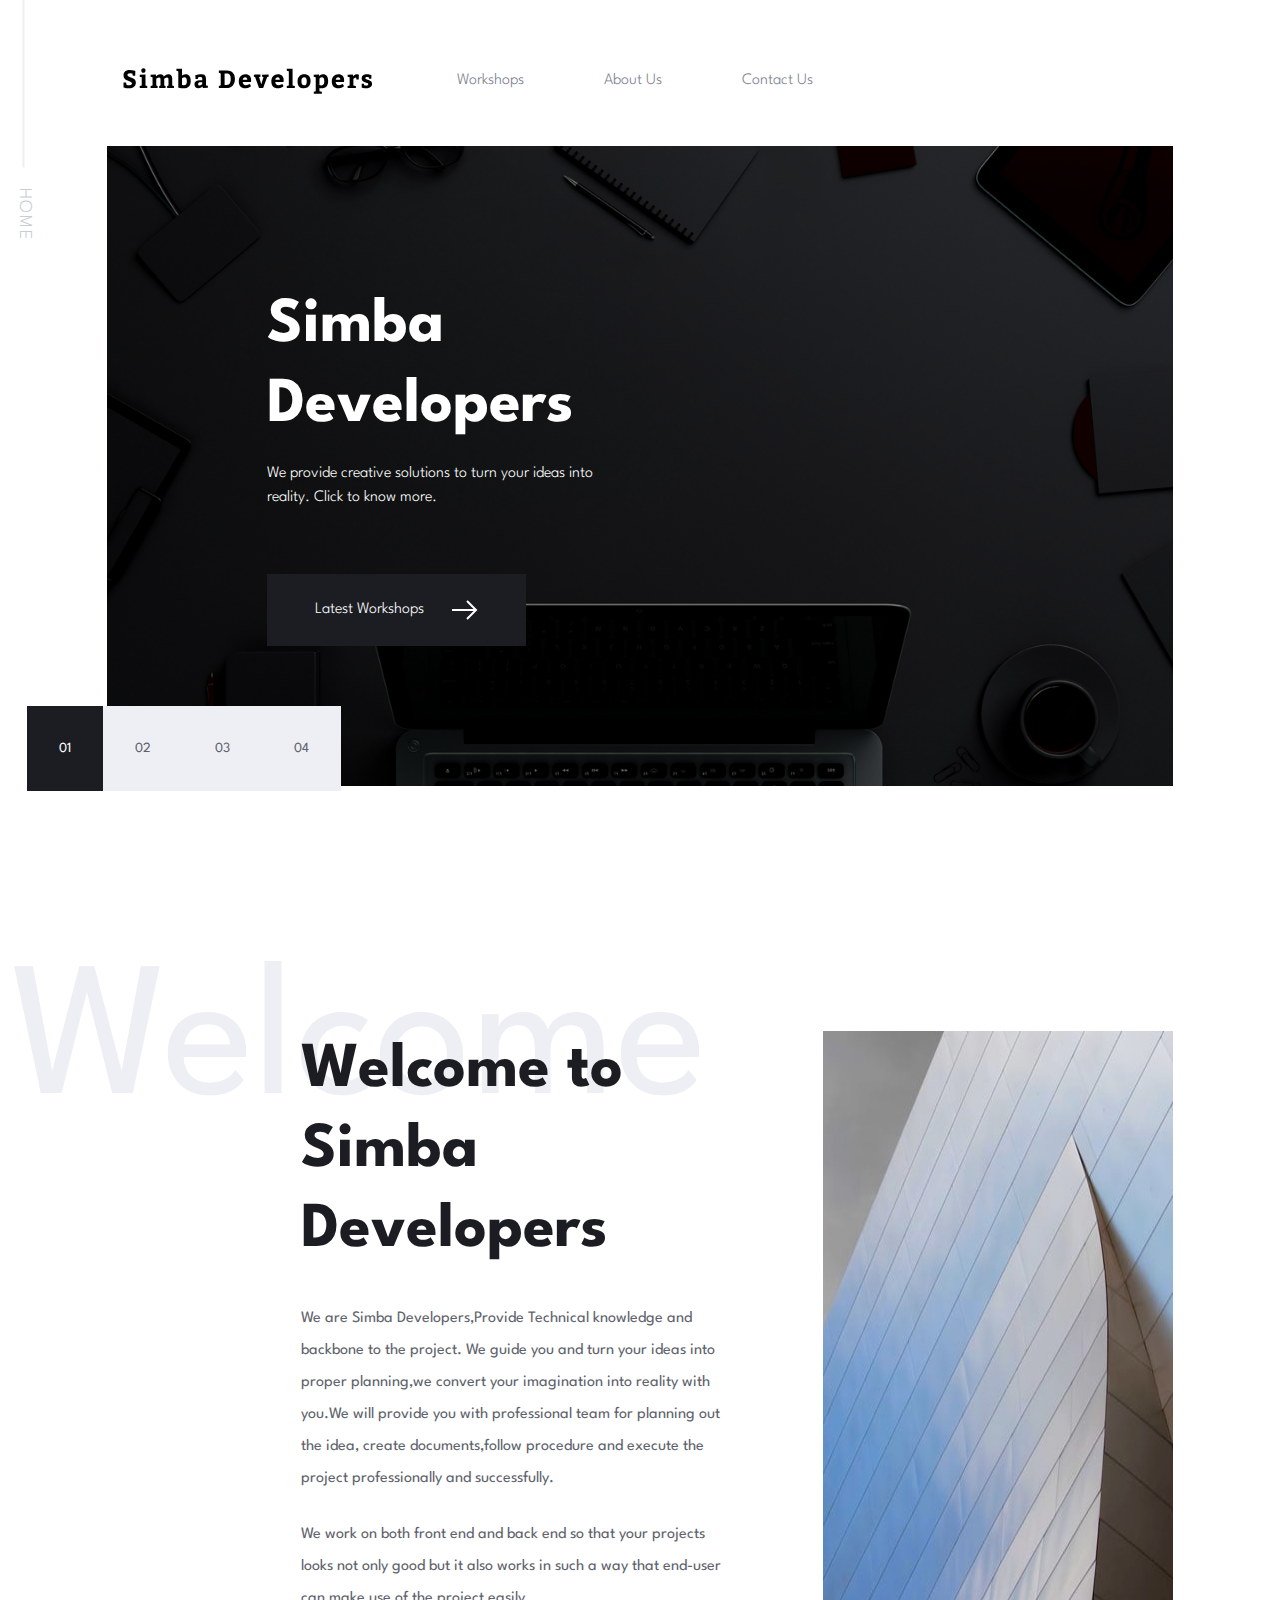
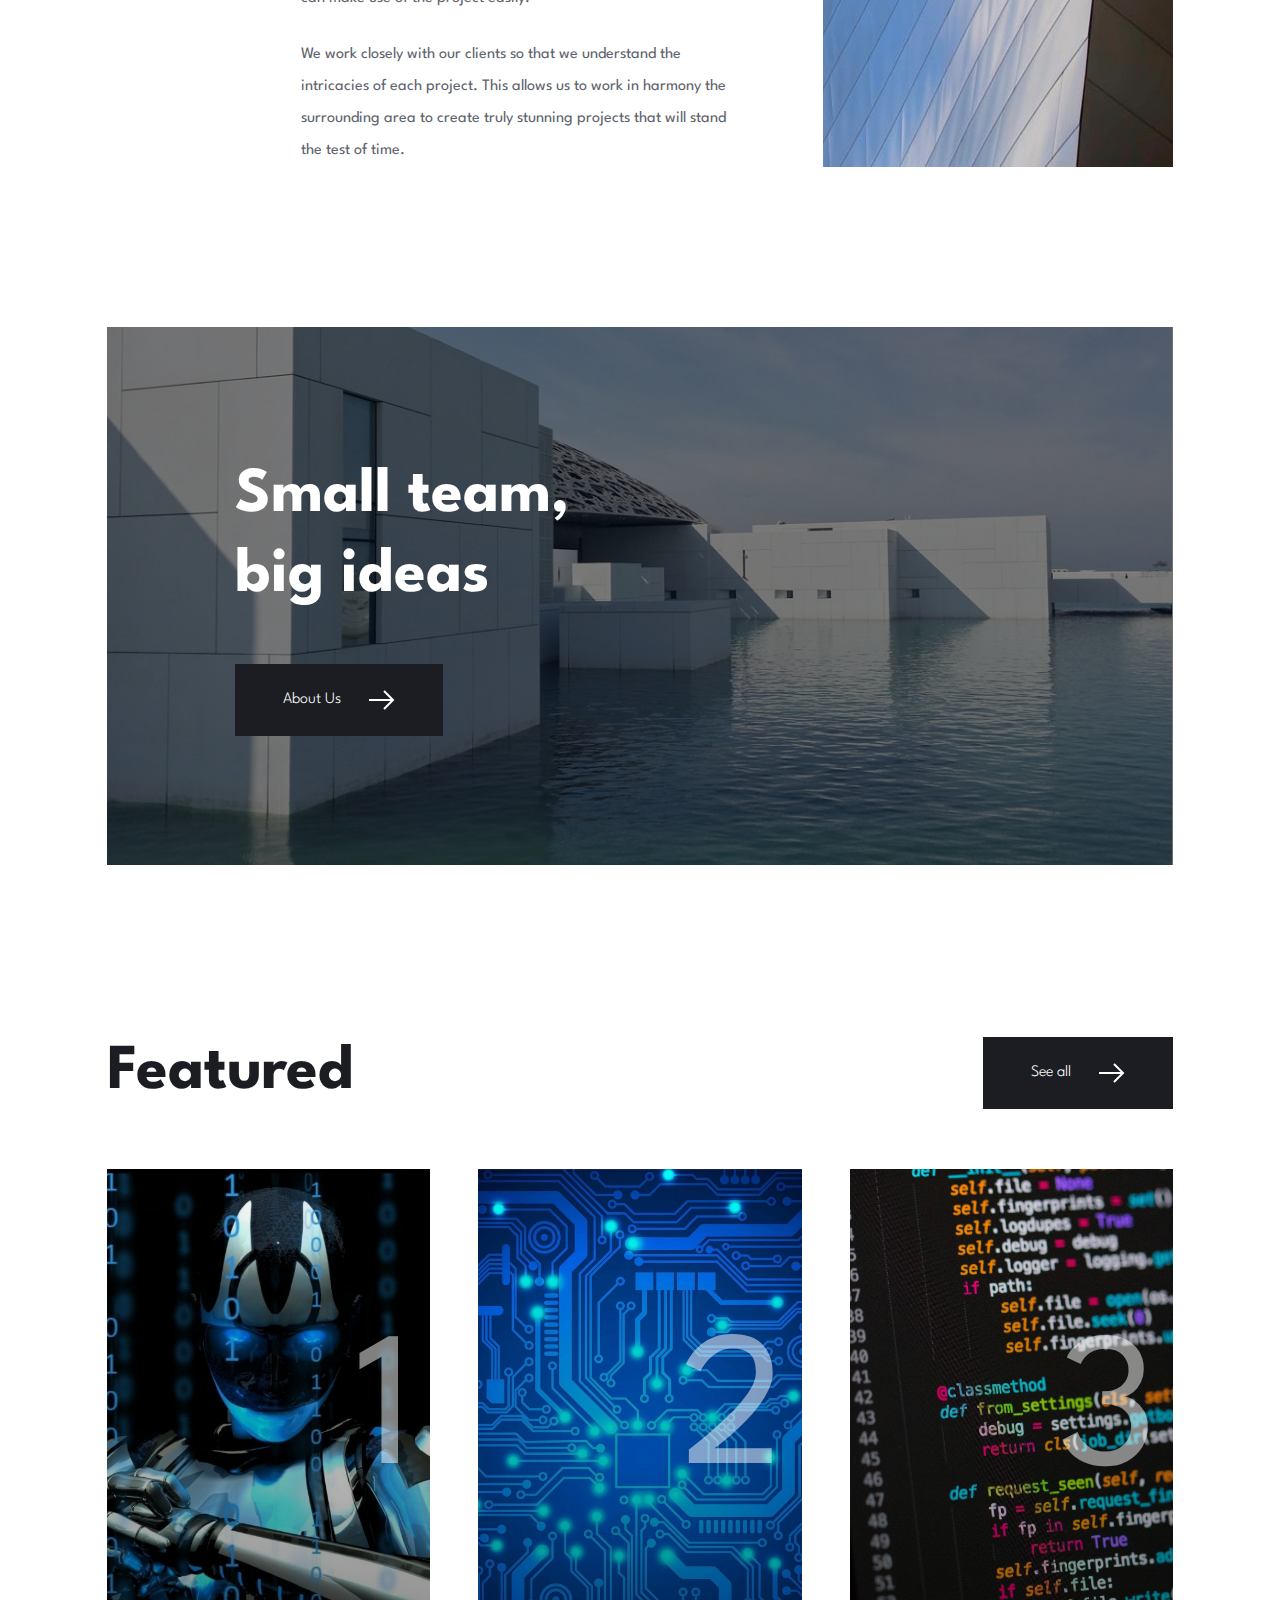
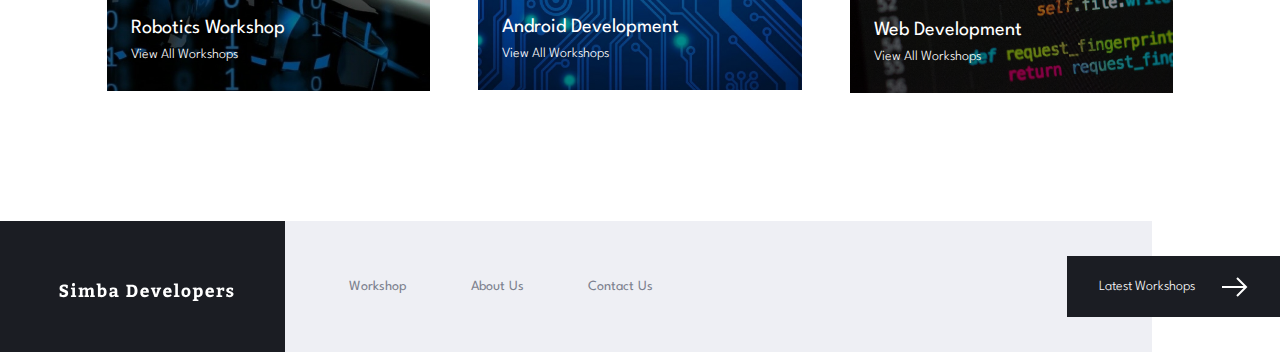
<file: index.html>
<!DOCTYPE html>
<html lang="en">
<head>
  <meta charset="UTF-8">
  <meta name="viewport" content="width=device-width, initial-scale=1.0">
  <link href="https://fonts.googleapis.com/css2?family=Spartan:wght@300;500;700&display=swap" rel="stylesheet">
  <link rel="stylesheet" href="css/style.css">
  <script src="js/mobile-menu.js" defer></script>

  <title>Simba Developers</title>
</head>
<body>
  <div class="container mx-auto relative font-main overflow-hidden">
    <p class="hidden md:flex origin-left transform rotate-90 translate-x-6 md:text-sm lg:text-lg lg:-translate-x-0 -translate-y-24 items-center absolute uppercase text-light-grey font-light tracking-widest page-ref">Home</p>
    <nav class="relative px-12 md:px-0 md:w-10/12 mx-auto flex items-center py-12">
      <a name="top" class="mr-auto md:mr-20" href="index.html"><span class="hidden">Home</span><img src="assets/download.svg" alt="company-logo"></a>
      <ul class="hidden md:flex transform translate-y-2">
        <li class="mr-12 lg:mr-20 font-light text-medium-grey"><a href="">Workshops</a></li>
        <li class="mr-12 lg:mr-20 font-light text-medium-grey"><a href="about.html">About Us</a></li>
        <li class="font-light text-medium-grey"><a href="contact.html">Contact Us</a></li>
      </ul>
      <button id="menu" class="md:hidden focus:outline-none relative"><img src="assets/icons/icon-hamburger.svg" alt="menu-icon"><img class="hidden" src="assets/icons/icon-close.svg" alt="close-icon"></button>
    </nav>
    <div id="mobile-menu" class="md:hidden absolute w-11/12 top-136px right-0 bg-very-light-grey z-30 py-12 px-12 transform translate-x-full transition-transform duration-500">
      <ul>
        <li class="mb-12"><a href="">Workshops</a></li>
        <li class="mb-12"><a href="about.html">About Us</a></li>
        <li><a href="contact.html">Contact Us</a></li>
      </ul>
    </div>

    <main>
      <section class="mb-40 md:w-10/12 md:mx-auto over">

          <div id="carrousel" class="relative overflow-hidden">
            <div class="relative z-10 transition-opacity" data-galleryElement='01'>
              <picture>
                <source media="(min-width:960px)" srcset="assets/home/desktop/backg.jpg">
                <source media="(min-width:760px)" srcset="assets/home/tablet/backg.jpg">
                <img class="w-full object-cover"  src="assets/home/mobile/backg.jpg" alt="simba">
              </picture>

              <div class="absolute inset-0 bg-black opacity-50"></div>

              <div class="absolute z-10 top-1/2 ml-8 md:ml-16 lg:ml-40 text-white transform -translate-y-1/2">
                <h2 class="text-5xl md:text-6xl w-2/6 md:w-4/5 lg:w-2/3 leading-tight mb-4 font-bold">Simba Developers</h2>

                <p class="w-10/12 md:w-4/5 lg:w-2/3 font-light">We provide creative solutions to turn your ideas into reality. Click to know more.</p>

                <a class="inline-block bg-very-dark-blue px-12 py-6 mt-16 font-light hover:bg-medium-grey transition-colors duration-200" href="">Latest Workshops <img class="ml-6 inline" src="assets/icons/icon-arrow.svg" alt="arrow icon"></a>
              </div>
            </div>
            <div class="absolute inset-0 z-0 opacity-0 transition-opacity" data-galleryElement='02'>
              <picture>
                <source media="(min-width:960px)" srcset="assets/home/desktop/Robotics.jpg">
                <source media="(min-width:760px)" srcset="assets/home/tablet/Robotics.jpg">
                <img class="w-full object-cover"  src="assets/home/mobile/Robotics.jpg" alt="Robotics">
              </picture>

              <div class="absolute inset-0 bg-black opacity-50"></div>

              <div class="absolute z-10 top-1/2 ml-8 md:ml-16 lg:ml-40 text-white transform -translate-y-1/2">
                <h2 class="text-5xl md:text-6xl w-2/6 md:w-4/5 lg:w-2/3 leading-tight mb-4 font-bold">Robotics Workshop</h2>

                <p class="w-10/12 md:w-4/5 lg:w-2/3 font-light">We provide robotics training for young engineers of the world ,from class 6th to 12th with very easy to learn course.For After-course support,we provide each and every student with digital copies of the study material.Along with Give-away kit,We provide Certification and pen drives to every student.Click the link to find out more about the course.</p>

                <a class="inline-block bg-very-dark-blue px-12 py-6 mt-16 font-light hover:bg-medium-grey transition-colors duration-200" href="">For More Details <img class="ml-6 inline" src="assets/icons/icon-arrow.svg" alt="arrow icon"></a>
              </div>
            </div>
            <div class="absolute inset-0 z-0 transition-opacity" data-galleryElement='03'>
              <picture>
                <source media="(min-width:960px)" srcset="assets/home/desktop/image-hero-federal.jpg">
                <source media="(min-width:760px)" srcset="assets/home/tablet/image-hero-federal.jpg">
                <img class="w-full object-cover"  src="assets/home/mobile/image-hero-federal.jpg" alt="Android Developer">
              </picture>

              <div class="absolute inset-0 bg-black opacity-50"></div>

              <div class="absolute z-10 top-1/2 ml-8 md:ml-16 lg:ml-40 text-white transform -translate-y-1/2">
                <h2 class="text-5xl md:text-6xl w-2/6 md:w-4/5 lg:w-2/3 leading-tight mb-4 font-bold">MIT Android Developer</h2>

                <p class="w-10/12 md:w-4/5 lg:w-2/3 font-light">To get simple knowledge about android development, we use MIT Android Inventor,which is useful for beginners,to boost their confidence and help them get started with the logical explanation in more interactive way.Click the link to find our more about the course. (Age Group:12-18 years old)</p>

                <a class="inline-block bg-very-dark-blue px-12 py-6 mt-16 font-light hover:bg-medium-grey transition-colors duration-200" href="">For More Detils <img class="ml-6 inline" src="assets/icons/icon-arrow.svg" alt="arrow icon"></a>
              </div>
            </div>
            <div class="absolute inset-0 z-0 transition-opacity" data-galleryElement='04'>
              <picture>
                <source media="(min-width:960px)" srcset="assets/home/desktop/image-hero-trinity.jpg">
                <source media="(min-width:760px)" srcset="assets/home/tablet/image-hero-trinity.jpg">
                <img class="w-full object-cover"  src="assets/home/mobile/image-hero-trinity.jpg" alt="acknowlegde">
              </picture>

              <div class="absolute inset-0 bg-black opacity-50"></div>

              <div class="absolute z-10 top-1/2 ml-8 md:ml-16 lg:ml-40 text-white transform -translate-y-1/2">
                <h2 class="text-5xl md:text-6xl w-2/6 md:w-4/5 lg:w-2/3 leading-tight mb-4 font-bold">ACKNOWLEDGEMENT</h2>

                <p class="w-10/12 md:w-4/5 lg:w-2/3 font-light">Here are some of the firms we would like to acknowlegde.</p>

                <a class="inline-block bg-very-dark-blue px-12 py-6 mt-16 font-light hover:bg-medium-grey transition-colors duration-200" href="">For More Details <img class="ml-6 inline" src="assets/icons/icon-arrow.svg" alt="arrow icon"></a>
              </div>
            </div>
          </div>

        <ul id="carrousel-controls" class="hidden lg:flex transform -translate-x-20 -translate-y-20 relative z-30">
          <li><button class="bg-very-dark-blue p-8 text-sm text-white focus:outline-none">01</button></li>
          <li><button class="bg-very-light-grey p-8 text-sm text-dark-grey focus:outline-none">02</button></li>
          <li><button class="bg-very-light-grey p-8 text-sm text-dark-grey focus:outline-none">03</button></li>
          <li><button class="bg-very-light-grey p-8 text-sm text-dark-grey focus:outline-none">04</button></li>
        </ul>

      </section>

      <section class="relative mb-40 w-10/12 mx-auto">
        <span class="hidden md:inline-block absolute mt-12 lg:mt-0 lg:-ml-24 md:text-12xl lg:text-18xl text-very-light-grey z-0 transform -translate-y-32">Welcome</span>

        <div class="flex relative z-10">
          <div class="lg:w-2/5 md:mt-32 lg:mt-0 lg:ml-auto">
            <h2 class="text-5xl lg:text-6xl font-bold leading-normal lg:leading-tight mb-8 text-very-dark-blue">Welcome to Simba Developers</h2>

            <p class="mb-6 text-dark-grey leading-loose text-md">We are Simba Developers,Provide Technical knowledge and backbone to the project. We guide you and turn your ideas into proper planning,we convert your imagination into reality with you.We will provide you with professional team for planning out the idea, create documents,follow procedure and execute the project professionally and successfully.</p>

            <p class="mb-6 text-dark-grey leading-loose text-md">We work on both front end and back end so that your projects looks not only good but it also works in such a way that end-user can make use of the project easily.</p>

            <p class="text-dark-grey leading-loose text-md">We work closely with our clients so that we understand the intricacies of each
              project. This allows us to work in harmony the surrounding area to create truly
              stunning projects that will stand the test of time.</p>
          </div>
          <div class="hidden lg:block ml-24 relative z-10">
            <img class="h-full" src="assets/home/desktop/image-welcome.jpg" alt="welcome image">
          </div>
        </div>
      </section>

      <section class="mb-40 md:w-10/12 md:mx-auto">
        <div class="relative">
          <img class="h-full object-cover lg:w-full" src="assets/home/desktop/image-small-team.jpg" alt="about us image">

          <div class="absolute inset-0 bg-black opacity-50"></div>

          <div class="absolute z-10 top-1/2 ml-8 md:ml-16 lg:ml-32 text-white transform -translate-y-1/2">
            <h2 class="text-5xl lg:text-6xl md:w-3/5 leading-tight mb-4 font-bold">Small team, big ideas</h2>

            <a class="inline-block bg-very-dark-blue px-12 py-6 mt-8 font-light hover:bg-medium-grey transition-colors duration-200" href="about.html">About Us <img class="ml-6 inline" src="assets/icons/icon-arrow.svg" alt="arrow icon"></a>
          </div>
        </div>
      </section>

      <section class="mb-32  w-10/12 mx-auto">
        <div class="flex items-center justify-between mb-12">
          <h2 class="text-5xl lg:text-6xl font-bold text-very-dark-blue">Featured</h2>
          <a class="hidden md:inline-block bg-very-dark-blue px-12 py-6 font-light text-white hover:bg-medium-grey transition-colors duration-200" href="">See all <img class="ml-6 inline" src="assets/icons/icon-arrow.svg" alt="arrow icon"></a>
        </div>

        <div class="flex flex-col lg:flex-row justify-between">
          <div class="w-full h-64 lg:h-full relative">
            <img class="w-full object-cover h-full" src="assets/home/desktop/robotics1.jpg" alt="project del sol">
            <div class="absolute inset-0 bg-gradient-to-t from-black to-transparent opacity-50"></div>
            <div class="absolute inset-0 text-white">
              <p class="hidden md:block absolute text-18xl opacity-50 right-0 md:mr-4 lg:top-1/5">1</p>
              <div class="absolute bottom-0 ml-6 mb-6">
                <h3 class="text-xl">Robotics Workshop</h3>
                <a class="text-sm font-light" href="">View All Workshops</a>
              </div>
            </div>
          </div>

          <div class="w-full h-64 lg:h-full my-8 lg:my-0 lg:mx-12 relative">
            <img class="w-full object-cover h-full" src="assets/home/desktop/android.jpg" alt="android">
            <div class="absolute inset-0 bg-gradient-to-t from-black to-transparent opacity-50"></div>
            <div class="absolute inset-0 text-white">
              <p class="hidden md:block absolute text-18xl opacity-50 right-0 md:mr-4 lg:top-1/5">2</p>
              <div class="absolute bottom-0 ml-6 mb-6">
                <h3 class="text-xl">Android Development</h3>
                <a class="text-sm font-light" href="">View All Workshops</a>
              </div>
            </div>
          </div>

          <div class="w-full h-64 lg:h-full relative">
            <img class="w-full object-cover h-full" src="assets/home/desktop/web.jpg" alt="web">
            <div class="absolute inset-0 bg-gradient-to-t from-black to-transparent opacity-50"></div>
            <div class="absolute inset-0 text-white">
              <p class="hidden md:block absolute text-18xl opacity-50 right-0 md:mr-4 lg:top-1/5">3</p>
              <div class="absolute bottom-0 ml-6 mb-6">
                <h3 class="text-xl">Web Development</h3>
                <a class="text-sm font-light" href="">View All Workshops</a>
              </div>
            </div>
          </div>
        </div>
        <a class="block text-center bg-very-dark-blue px-12 py-6 mt-8 font-light text-white md:hidden hover:bg-medium-grey transition-colors duration-200" href="portfolio.html">See All<img class="ml-6 inline" src="assets/icons/icon-arrow.svg" alt="arrow icon"></a>
      </section>
    </main>

    <footer>
      <div class="flex flex-col md:flex-row items-center bg-footer">
        <a href="#top"><img class="bg-very-dark-blue p-12" src="assets/downloadwhite.svg" alt="company-logo"></a>
        <ul class="flex flex-col md:flex-row w-full self-stretch items-center">
          <li class="md:mx-8 lg:mx-16 my-8 md:my-0"><a class="text-medium-grey text-sm" href="">Workshop</a></li>
          <li class="md:mr-8 lg:mr-16 mb-8 md:my-0"><a class="text-medium-grey text-sm" href="about.html">About Us</a></li>
          <li class="mb-16 md:mb-0"><a class="text-medium-grey text-sm" href="contact.html">Contact Us</a></li>
          <li class="md:ml-auto mb-24 md:mb-0"><a class="bg-very-dark-blue text-white text-sm font-light px-8 py-8 md:py-4 lg:py-6 hover:bg-medium-grey transition-colors duration-200" href="">Latest Workshops <img class="ml-6 inline" src="assets/icons/icon-arrow.svg" alt="arrow icon"></a></li>
        </ul>
      </div>
    </footer>
  </div>

</body>
</html>
</file>
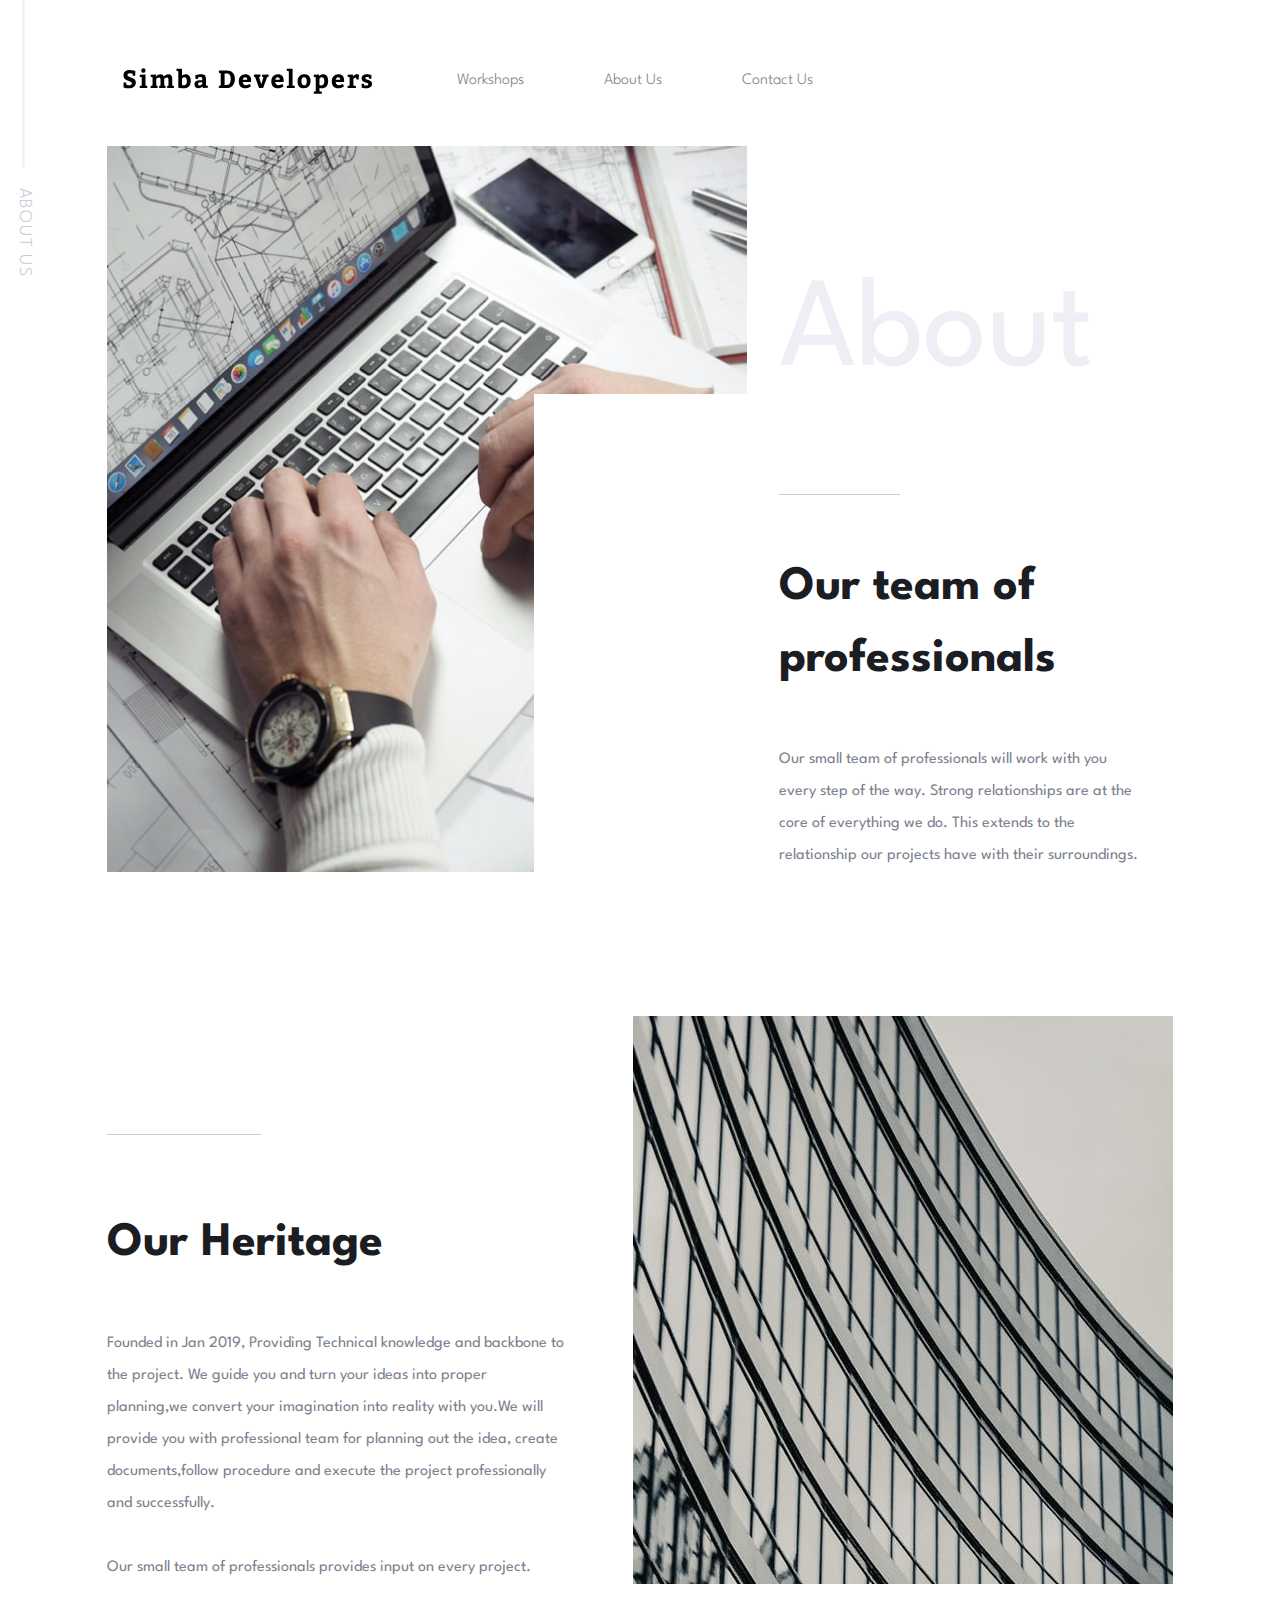
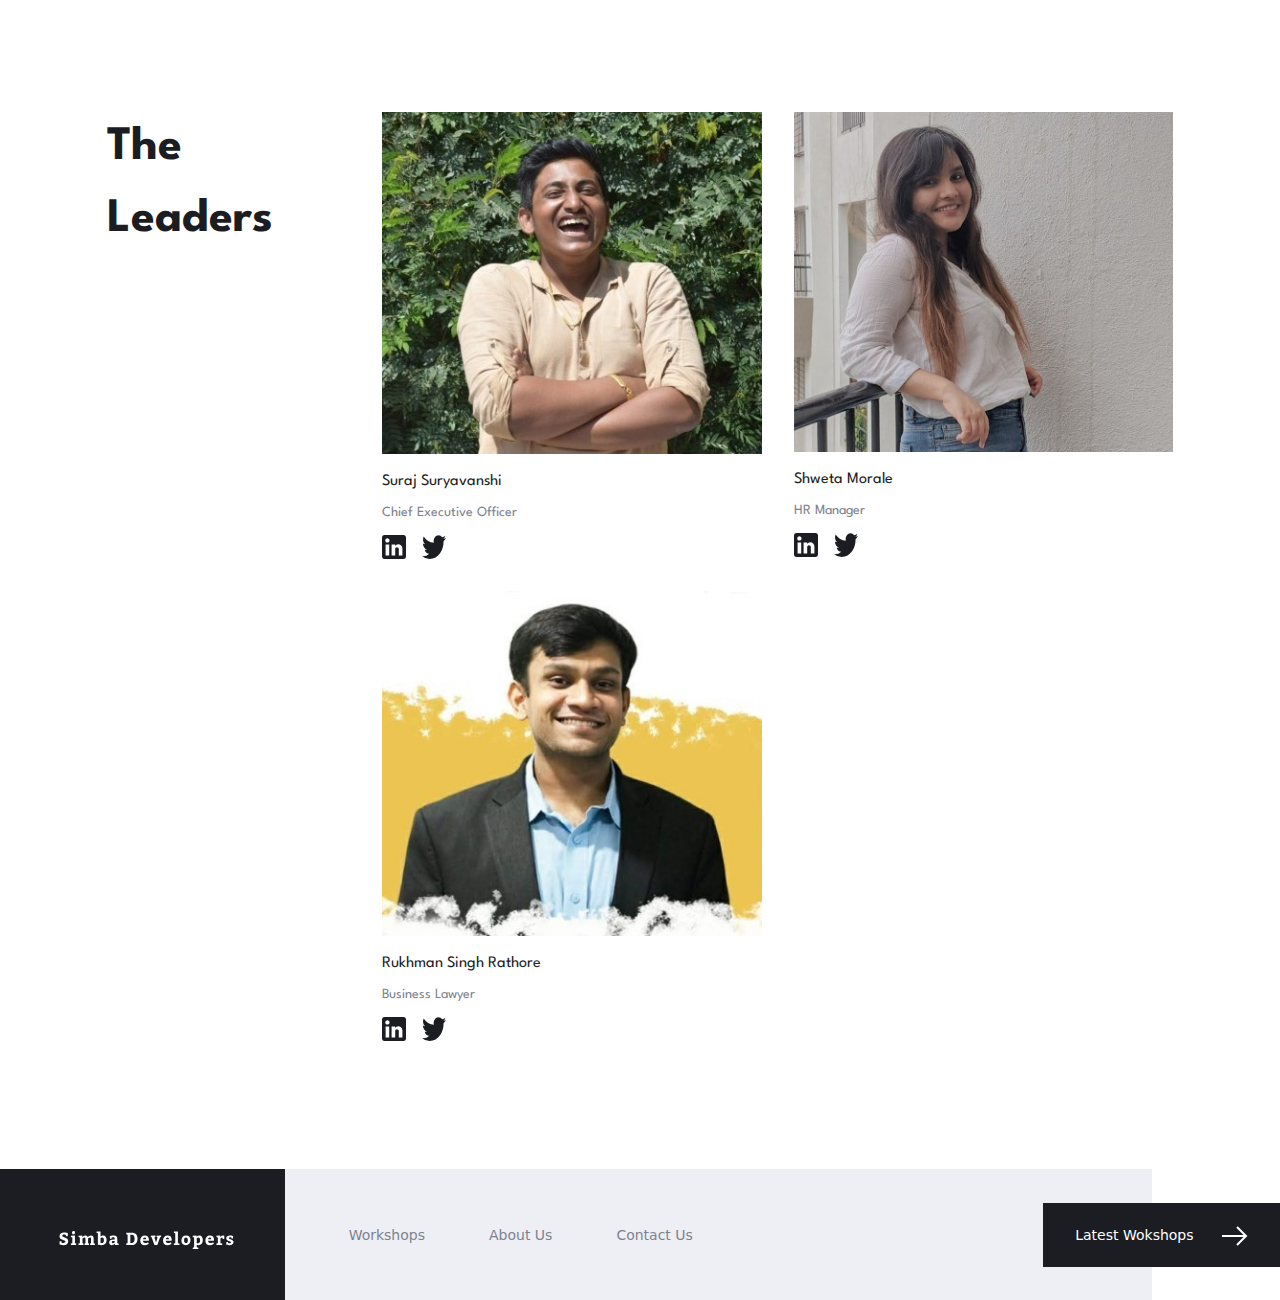
<file: about.html>
<!DOCTYPE html>
<html lang="en">

<head>
  <meta charset="UTF-8">
  <meta name="viewport" content="width=device-width, initial-scale=1.0">
  <link href="https://fonts.googleapis.com/css2?family=Spartan:wght@300;500;700&display=swap" rel="stylesheet">
  <link rel="stylesheet" href="css/style.css">
  <script src="js/mobile-menu.js" defer></script>
  <title>Simba developers</title>
</head>

<body>

  <div class="container mx-auto relative font-main overflow-hidden">
    <p class="hidden md:flex origin-left transform rotate-90 translate-x-6 md:text-sm lg:text-lg lg:-translate-x-0 -translate-y-24 items-center absolute uppercase text-light-grey font-light tracking-widest page-ref">About Us</p>
    <nav class="relative px-12 md:px-0 md:w-10/12 mx-auto flex items-center py-12">
      <a name="top" class="mr-auto md:mr-20" href="index.html"><span class="hidden">Home</span><img src="assets/download.svg" alt="company-logo"></a>
      <ul class="hidden md:flex transform translate-y-2">
        <li class="mr-12 lg:mr-20 font-light text-medium-grey"><a href="">Workshops</a></li>
        <li class="mr-12 lg:mr-20 font-light text-medium-grey"><a href="about.html">About Us</a></li>
        <li class="font-light text-medium-grey"><a href="contact.html">Contact Us</a></li>
      </ul>
      <button id="menu" class="md:hidden focus:outline-none relative"><img src="assets/icons/icon-hamburger.svg" alt="menu-icon"><img class="hidden" src="assets/icons/icon-close.svg" alt="close-icon"></button>
    </nav>
    <div id="mobile-menu" class="md:hidden absolute w-11/12 top-136px right-0 bg-very-light-grey z-30 py-12 px-12 transform translate-x-full transition-transform duration-500">
      <ul>
        <li class="mb-12"><a href="">Workshops</a></li>
        <li class="mb-12"><a href="about.html">About Us</a></li>
        <li><a href="contact.html">Contact Us</a></li>
      </ul>
    </div>
    <main class="mb-32">
      <div class="w-10/12 mx-auto relative flex flex-col mb-20">

        <div class="relative lg:w-3/5 mb-16">
          <picture>
            <source media="(min-width:960px)" srcset="assets/about/desktop/image-hero.jpg">
            <source media="(min-width:760px)" srcset="assets/about/tablet/image-hero.jpg">
            <img class="w-full object-cover" src="assets/about/mobile/image-hero.jpg" alt="about us image">
          </picture>
          <div class="absolute bg-white w-10/12 h-12 z-10 bottom-0 md:right-0 md:h-2/3 lg:w-1/3 lg:transform lg:translate-x-px lg:translate-y-px"></div>
        </div>

        <div class="md:absolute md:z-20 right-0 bottom-0 md:w-4/5 lg:w-2/5 md:transform md:-translate-y-16 md:px-8">
          <span class="hidden md:inline-block mt-12 md:mt-0 md:text-12xl text-very-light-grey z-0 transform md:-translate-y-16">About</span>
          <span class="hidden md:inline-block bg-light-grey w-1/3 h-px md:mb-12"></span>
          <h1 class="mb-12 text-5xl  font-bold text-very-dark-blue">
            Our team of professionals
          </h1>

          <p class="text-medium-grey leading-loose mb-12 md:mb-0">
            Our small team of professionals will work with you every step of the way.
            Strong relationships are at the core of everything we do. This extends to the
            relationship our projects have with their surroundings.
          </p>
          <span class="bg-light-grey inline-block w-1/3 h-px md:hidden"></span>
        </div>
      </div>

      <div class="w-10/12 mx-auto mb-32 lg:flex items-end">
        <div class="lg:mr-16">
          <span class="hidden bg-light-grey lg:inline-block w-1/3 h-px mb-16"></span>
          <h2 class="text-4xl md:text-5xl mb-12 font-bold text-very-dark-blue">
            Our Heritage
          </h2>

          <p class="text-medium-grey leading-loose mb-8">
            Founded in Jan 2019, Providing Technical knowledge and backbone to the project. We guide you and turn your ideas into proper planning,we convert your imagination into reality with you.We will provide you with professional team for planning out the idea, create documents,follow procedure and execute the project professionally and successfully.
          </p>

          <p class="text-medium-grey leading-loose">
            Our small team of professionals provides input on every project.
          </p>
        </div>

        <img class="hidden lg:block" src="assets/about/desktop/image-heritage.jpg" alt="our heritage image">
      </div>

      <div class="mx-auto w-10/12 lg:flex justify-between">
        <h2 class="text-4xl md:text-5xl md:mr-8 mb-12 font-bold text-very-dark-blue">
          The Leaders
        </h2>

        <div class="grid grid-cols-1 md:grid-cols-2 gap-8">
          <div class="flex flex-col">
            <img class="mb-4 object-cover" src="assets/about/desktop/0.jpg" alt="SS">
            <p class="text-very-dark-blue mb-2">
              Suraj Suryavanshi
            </p>
            <p class="text-medium-grey text-sm">
              Chief Executive Officer
            </p>
            <div class="flex mt-3">
              <img class="w-6 h-6 mr-4" src="assets/icons/icon-linkedin.svg" alt="linkedin icon">
              <img class="w-6 h-6" src="assets/icons/icon-twitter.svg" alt="twitter icon">
            </div>
          </div>
          <div class="flex flex-col">
            <img class="mb-4 object-cover" src="assets/about/desktop/hr.jpg" alt="SM">
            <p class="text-very-dark-blue mb-2">
              Shweta Morale
            </p>
            <p class="text-medium-grey text-sm">
              HR Manager
            </p>
            <div class="flex mt-3">
              <img class="w-6 h-6 mr-4" src="assets/icons/icon-linkedin.svg" alt="linkedin icon">
              <img class="w-6 h-6" src="assets/icons/icon-twitter.svg" alt="twitter icon">
            </div>
          </div>
          <div class="flex flex-col">
            <img class="mb-4 object-cover" src="assets/about/desktop/lawyer.jpg" alt="RSR">
            <p class="text-very-dark-blue mb-2">
              Rukhman Singh Rathore
            </p>
            <p class="text-medium-grey text-sm">
              Business Lawyer
            </p>
            <div class="flex mt-3">
              <img class="w-6 h-6 mr-4" src="assets/icons/icon-linkedin.svg" alt="linkedin icon">
              <img class="w-6 h-6" src="assets/icons/icon-twitter.svg" alt="twitter icon">
            </div>
          </div>

        </div>
      </div>
  </div>
  </main>

  <footer>
    <div class="flex flex-col md:flex-row items-center bg-footer">
      <a href="#top"><img class="bg-very-dark-blue p-12" src="assets/downloadwhite.svg" alt="company-logo"></a>
      <ul class="flex flex-col md:flex-row w-full self-stretch items-center">
        <li class="md:mx-8 lg:mx-16 my-8 md:my-0"><a class="text-medium-grey text-sm" href="">Workshops</a></li>
        <li class="md:mr-8 lg:mr-16 mb-8 md:my-0"><a class="text-medium-grey text-sm" href="about.html">About Us</a></li>
        <li class="mb-16 md:mb-0"><a class="text-medium-grey text-sm" href="contact.html">Contact Us</a></li>
        <li class="md:ml-auto mb-24 md:mb-0"><a class="bg-very-dark-blue text-white text-sm font-light px-8 py-8 md:py-4 lg:py-6 hover:bg-medium-grey transition-colors duration-200" href="">Latest Wokshops <img class="ml-6 inline"
              src="assets/icons/icon-arrow.svg" alt="arrow icon"></a></li>
      </ul>
    </div>
  </footer>
  </div>
</body>

</html>
</file>
<file: css/style.css>
html {
  line-height: 1.15; /* 1 */
  -webkit-text-size-adjust: 100%; /* 2 */
}

body {
  margin: 0;
}

main {
  display: block;
}

h1 {
  font-size: 2em;
  margin: 0.67em 0;
}

a {
  background-color: transparent;
}

strong {
  font-weight: bolder;
}

small {
  font-size: 80%;
}

img {
  border-style: none;
}

button,
input,
textarea {
  font-family: inherit; /* 1 */
  font-size: 100%; /* 1 */
  line-height: 1.15; /* 1 */
  margin: 0; /* 2 */
}

button,
input { /* 1 */
  overflow: visible;
}

button { /* 1 */
  text-transform: none;
}

button,
[type="button"],
[type="submit"] {
  -webkit-appearance: button;
}

button::-moz-focus-inner,
[type="button"]::-moz-focus-inner,
[type="submit"]::-moz-focus-inner {
  border-style: none;
  padding: 0;
}

button:-moz-focusring,
[type="button"]:-moz-focusring,
[type="submit"]:-moz-focusring {
  outline: 1px dotted ButtonText;
}

textarea {
  overflow: auto;
}

[hidden] {
  display: none;
}

h1,
h2,
h3,
p {
  margin: 0;
}

button {
  background-color: transparent;
  background-image: none;
}

button:focus {
  outline: 1px dotted;
  outline: 5px auto -webkit-focus-ring-color;
}


ul {
  list-style: none;
  margin: 0;
  padding: 0;
}

html {
  font-family: system-ui, -apple-system, BlinkMacSystemFont, "Segoe UI", Roboto, "Helvetica Neue", Arial, "Noto Sans", sans-serif, "Apple Color Emoji", "Segoe UI Emoji", "Segoe UI Symbol", "Noto Color Emoji"; /* 1 */
  line-height: 1.5; /* 2 */
}

*,
::before,
::after {
  box-sizing: border-box; /* 1 */
  border-width: 0; /* 2 */
  border-style: solid; /* 2 */
  border-color: #e2e8f0; /* 2 */
}

img {
  border-style: solid;
}

textarea {
  resize: vertical;
}

input::-moz-placeholder, textarea::-moz-placeholder {
  color: #a0aec0;
}

input:-ms-input-placeholder, textarea:-ms-input-placeholder {
  color: #a0aec0;
}

input::placeholder,
textarea::placeholder {
  color: #a0aec0;
}

button {
  cursor: pointer;
}

h1,
h2,
h3 {
  font-size: inherit;
  font-weight: inherit;
}

a {
  color: inherit;
  text-decoration: inherit;
}
button,
input,
textarea {
  padding: 0;
  line-height: inherit;
  color: inherit;
}

img,
svg {
  display: block;
  vertical-align: middle;
}

img {
  max-width: 100%;
  height: auto;
}

.container {
  width: 100%;
}

@media (min-width: 640px) {
  .container {
    max-width: 640px;
  }
}

@media (min-width: 768px) {
  .container {
    max-width: 768px;
  }
}

@media (min-width: 1024px) {
  .container {
    max-width: 1024px;
  }
}

@media (min-width: 1280px) {
  .container {
    max-width: 1280px;
  }
}

.page-ref::before {
  content: '';
  display: block;
  height: 2px;
  background-color: #EEEFF4;
  width: 250px;
  margin-right: 20px;
}

.bg-footer {
  background: linear-gradient(0deg, rgba(238,239,244,1) 85%, rgba(255,255,255,1) 85%);
}

@media (min-width: 768px) {
  .bg-footer {
    background: linear-gradient(90deg, rgba(238,239,244,1) 0%, rgba(238,239,244,1) 90%, rgba(255,255,255,1) 90%);
  }
}

.appearance-none {
  -webkit-appearance: none;
     -moz-appearance: none;
          appearance: none;
}

.bg-transparent {
  background-color: transparent;
}

.bg-black {
  --bg-opacity: 1;
  background-color: #000;
  background-color: rgba(0, 0, 0, var(--bg-opacity));
}

.bg-white {
  --bg-opacity: 1;
  background-color: #fff;
  background-color: rgba(255, 255, 255, var(--bg-opacity));
}

.bg-very-dark-blue {
  --bg-opacity: 1;
  background-color: #1B1D23;
  background-color: rgba(27, 29, 35, var(--bg-opacity));
}

.bg-light-grey {
  --bg-opacity: 1;
  background-color: #C8CCD8;
  background-color: rgba(200, 204, 216, var(--bg-opacity));
}

.bg-very-light-grey {
  --bg-opacity: 1;
  background-color: #EEEFF4;
  background-color: rgba(238, 239, 244, var(--bg-opacity));
}

.hover\:bg-medium-grey:hover {
  --bg-opacity: 1;
  background-color: #7D828F;
  background-color: rgba(125, 130, 143, var(--bg-opacity));
}

.bg-gradient-to-t {
  background-image: linear-gradient(to top, var(--gradient-color-stops));
}

.from-black {
  --gradient-from-color: #000;
  --gradient-color-stops: var(--gradient-from-color), var(--gradient-to-color, rgba(0, 0, 0, 0));
}

.to-transparent {
  --gradient-to-color: transparent;
}

.border-medium-grey {
  --border-opacity: 1;
  border-color: #7D828F;
  border-color: rgba(125, 130, 143, var(--border-opacity));
}

.border-b {
  border-bottom-width: 1px;
}

.block {
  display: block;
}

.inline-block {
  display: inline-block;
}

.inline {
  display: inline;
}

.flex {
  display: flex;
}

.grid {
  display: grid;
}

.hidden {
  display: none;
}

.flex-col {
  flex-direction: column;
}

.items-end {
  align-items: flex-end;
}

.items-center {
  align-items: center;
}

.self-stretch {
  align-self: stretch;
}

.justify-center {
  justify-content: center;
}

.justify-between {
  justify-content: space-between;
}

.font-main {
  font-family: "Spartan";
}

.font-thin {
  font-weight: 200;
}

.font-light {
  font-weight: 300;
}

.font-bold {
  font-weight: 700;
}

.h-4 {
  height: 1rem;
}

.h-6 {
  height: 1.5rem;
}

.h-12 {
  height: 3rem;
}

.h-64 {
  height: 16rem;
}

.h-px {
  height: 1px;
}

.h-full {
  height: 100%;
}

.text-xs {
  font-size: 0.75rem;
}

.text-sm {
  font-size: 0.875rem;
}

.text-xl {
  font-size: 1.25rem;
}

.text-4xl {
  font-size: 2.25rem;
}

.text-5xl {
  font-size: 3rem;
}

.text-18xl {
  font-size: 12rem;
}

.leading-tight {
  line-height: 1.25;
}

.leading-normal {
  line-height: 1.5;
}

.leading-loose {
  line-height: 2;
}

.my-8 {
  margin-top: 2rem;
  margin-bottom: 2rem;
}

.mx-auto {
  margin-left: auto;
  margin-right: auto;
}

.mb-2 {
  margin-bottom: 0.5rem;
}

.mt-3 {
  margin-top: 0.75rem;
}

.mr-3 {
  margin-right: 0.75rem;
}

.mb-3 {
  margin-bottom: 0.75rem;
}

.mr-4 {
  margin-right: 1rem;
}

.mb-4 {
  margin-bottom: 1rem;
}

.ml-4 {
  margin-left: 1rem;
}

.mb-6 {
  margin-bottom: 1.5rem;
}

.ml-6 {
  margin-left: 1.5rem;
}

.mt-8 {
  margin-top: 2rem;
}

.mb-8 {
  margin-bottom: 2rem;
}

.ml-8 {
  margin-left: 2rem;
}

.mt-12 {
  margin-top: 3rem;
}

.mr-12 {
  margin-right: 3rem;
}

.mb-12 {
  margin-bottom: 3rem;
}

.mt-16 {
  margin-top: 4rem;
}

.mb-16 {
  margin-bottom: 4rem;
}

.mb-20 {
  margin-bottom: 5rem;
}

.mb-24 {
  margin-bottom: 6rem;
}

.ml-24 {
  margin-left: 6rem;
}

.mb-32 {
  margin-bottom: 8rem;
}

.mb-40 {
  margin-bottom: 10rem;
}

.mr-auto {
  margin-right: auto;
}

.ml-auto {
  margin-left: auto;
}

.-mt-2 {
  margin-top: -0.5rem;
}

.object-cover {
  -o-object-fit: cover;
     object-fit: cover;
}

.opacity-0 {
  opacity: 0;
}

.opacity-50 {
  opacity: 0.5;
}

.opacity-75 {
  opacity: 0.75;
}

.focus\:outline-none:focus {
  outline: 0;
}

.overflow-hidden {
  overflow: hidden;
}

.p-2 {
  padding: 0.5rem;
}

.p-6 {
  padding: 1.5rem;
}

.p-8 {
  padding: 2rem;
}

.p-12 {
  padding: 3rem;
}

.py-6 {
  padding-top: 1.5rem;
  padding-bottom: 1.5rem;
}

.py-8 {
  padding-top: 2rem;
  padding-bottom: 2rem;
}

.px-8 {
  padding-left: 2rem;
  padding-right: 2rem;
}

.py-12 {
  padding-top: 3rem;
  padding-bottom: 3rem;
}

.px-12 {
  padding-left: 3rem;
  padding-right: 3rem;
}

.absolute {
  position: absolute;
}

.relative {
  position: relative;
}

.inset-0 {
  top: 0;
  right: 0;
  bottom: 0;
  left: 0;
}

.right-0 {
  right: 0;
}

.bottom-0 {
  bottom: 0;
}

.top-1\/2 {
  top: 50%;
}

.text-center {
  text-align: center;
}

.text-right {
  text-align: right;
}

.text-white {
  --text-opacity: 1;
  color: #fff;
  color: rgba(255, 255, 255, var(--text-opacity));
}

.text-gray-700 {
  --text-opacity: 1;
  color: #4a5568;
  color: rgba(74, 85, 104, var(--text-opacity));
}

.text-red-500 {
  --text-opacity: 1;
  color: #f56565;
  color: rgba(245, 101, 101, var(--text-opacity));
}

.text-very-dark-blue {
  --text-opacity: 1;
  color: #1B1D23;
  color: rgba(27, 29, 35, var(--text-opacity));
}

.text-dark-grey {
  --text-opacity: 1;
  color: #60636D;
  color: rgba(96, 99, 109, var(--text-opacity));
}

.text-medium-grey {
  --text-opacity: 1;
  color: #7D828F;
  color: rgba(125, 130, 143, var(--text-opacity));
}

.text-light-grey {
  --text-opacity: 1;
  color: #C8CCD8;
  color: rgba(200, 204, 216, var(--text-opacity));
}

.text-very-light-grey {
  --text-opacity: 1;
  color: #EEEFF4;
  color: rgba(238, 239, 244, var(--text-opacity));
}

.uppercase {
  text-transform: uppercase;
}

.tracking-widest {
  letter-spacing: 0.1em;
}

.w-4 {
  width: 1rem;
}

.w-6 {
  width: 1.5rem;
}

.w-1\/3 {
  width: 33.333333%;
}

.w-2\/6 {
  width: 33.333333%;
}

.w-10\/12 {
  width: 83.333333%;
}

.w-11\/12 {
  width: 91.666667%;
}

.w-full {
  width: 100%;
}

.z-0 {
  z-index: 0;
}

.z-10 {
  z-index: 10;
}

.z-30 {
  z-index: 30;
}

.gap-6 {
  grid-gap: 1.5rem;
  gap: 1.5rem;
}

.gap-8 {
  grid-gap: 2rem;
  gap: 2rem;
}

.grid-cols-1 {
  grid-template-columns: repeat(1, minmax(0, 1fr));
}

.transform {
  --transform-translate-x: 0;
  --transform-translate-y: 0;
  --transform-rotate: 0;
  --transform-skew-x: 0;
  --transform-skew-y: 0;
  --transform-scale-x: 1;
  --transform-scale-y: 1;
  transform: translateX(var(--transform-translate-x)) translateY(var(--transform-translate-y)) rotate(var(--transform-rotate)) skewX(var(--transform-skew-x)) skewY(var(--transform-skew-y)) scaleX(var(--transform-scale-x)) scaleY(var(--transform-scale-y));
}

.origin-left {
  transform-origin: left;
}

.rotate-90 {
  --transform-rotate: 90deg;
}

.translate-x-6 {
  --transform-translate-x: 1.5rem;
}

.-translate-x-20 {
  --transform-translate-x: -5rem;
}

.translate-x-full {
  --transform-translate-x: 100%;
}

.translate-y-2 {
  --transform-translate-y: 0.5rem;
}

.translate-y-8 {
  --transform-translate-y: 2rem;
}

.-translate-y-20 {
  --transform-translate-y: -5rem;
}

.-translate-y-24 {
  --transform-translate-y: -6rem;
}

.-translate-y-32 {
  --transform-translate-y: -8rem;
}

.-translate-y-1\/2 {
  --transform-translate-y: -50%;
}

.transition-colors {
  transition-property: background-color, border-color, color, fill, stroke;
}

.transition-opacity {
  transition-property: opacity;
}

.transition-transform {
  transition-property: transform;
}

.duration-200 {
  transition-duration: 200ms;
}

.duration-500 {
  transition-duration: 500ms;
}

@-webkit-keyframes spin {
  to {
    transform: rotate(360deg);
  }
}

@keyframes spin {
  to {
    transform: rotate(360deg);
  }
}

@keyframes ping {
  75%, 100% {
    transform: scale(2);
    opacity: 0;
  }
}

@keyframes pulse {
  50% {
    opacity: .5;
  }
}

@keyframes bounce {
  0%, 100% {
    transform: translateY(-25%);
    -webkit-animation-timing-function: cubic-bezier(0.8,0,1,1);
            animation-timing-function: cubic-bezier(0.8,0,1,1);
  }

  50% {
    transform: none;
    -webkit-animation-timing-function: cubic-bezier(0,0,0.2,1);
            animation-timing-function: cubic-bezier(0,0,0.2,1);
  }
}

@media (min-width: 768px) {

  .md\:block {
    display: block;
  }

  .md\:inline-block {
    display: inline-block;
  }

  .md\:flex {
    display: flex;
  }

  .md\:hidden {
    display: none;
  }

  .md\:flex-row {
    flex-direction: row;
  }

  .md\:h-128 {
    height: 32rem;
  }

  .md\:h-2\/3 {
    height: 66%;
  }

  .md\:text-sm {
    font-size: 0.875rem;
  }

  .md\:text-lg {
    font-size: 1.125rem;
  }

  .md\:text-5xl {
    font-size: 3rem;
  }

  .md\:text-6xl {
    font-size: 4rem;
  }

  .md\:text-12xl {
    font-size: 8rem;
  }

  .md\:my-0 {
    margin-top: 0;
    margin-bottom: 0;
  }

  .md\:mx-8 {
    margin-left: 2rem;
    margin-right: 2rem;
  }

  .md\:mx-auto {
    margin-left: auto;
    margin-right: auto;
  }

  .md\:mt-0 {
    margin-top: 0;
  }

  .md\:mb-0 {
    margin-bottom: 0;
  }

  .md\:mr-4 {
    margin-right: 1rem;
  }

  .md\:mr-8 {
    margin-right: 2rem;
  }

  .md\:mb-12 {
    margin-bottom: 3rem;
  }

  .md\:ml-16 {
    margin-left: 4rem;
  }

  .md\:mr-20 {
    margin-right: 5rem;
  }

  .md\:mt-32 {
    margin-top: 8rem;
  }

  .md\:mb-32 {
    margin-bottom: 8rem;
  }

  .md\:ml-auto {
    margin-left: auto;
  }

  .md\:-ml-8 {
    margin-left: -2rem;
  }

  .md\:px-0 {
    padding-left: 0;
    padding-right: 0;
  }

  .md\:py-4 {
    padding-top: 1rem;
    padding-bottom: 1rem;
  }

  .md\:px-8 {
    padding-left: 2rem;
    padding-right: 2rem;
  }

  .md\:absolute {
    position: absolute;
  }

  .md\:right-0 {
    right: 0;
  }

  .md\:w-3\/5 {
    width: 60%;
  }

  .md\:w-4\/5 {
    width: 80%;
  }

  .md\:w-10\/12 {
    width: 83.333333%;
  }

  .md\:z-20 {
    z-index: 20;
  }

  .md\:grid-cols-2 {
    grid-template-columns: repeat(2, minmax(0, 1fr));
  }

  .md\:transform {
    --transform-translate-x: 0;
    --transform-translate-y: 0;
    --transform-rotate: 0;
    --transform-skew-x: 0;
    --transform-skew-y: 0;
    --transform-scale-x: 1;
    --transform-scale-y: 1;
    transform: translateX(var(--transform-translate-x)) translateY(var(--transform-translate-y)) rotate(var(--transform-rotate)) skewX(var(--transform-skew-x)) skewY(var(--transform-skew-y)) scaleX(var(--transform-scale-x)) scaleY(var(--transform-scale-y));
  }

  .md\:-translate-y-16 {
    --transform-translate-y: -4rem;
  }

  .md\:-translate-y-20 {
    --transform-translate-y: -5rem;
  }
}

@media (min-width: 1024px) {

  .lg\:block {
    display: block;
  }

  .lg\:inline-block {
    display: inline-block;
  }

  .lg\:flex {
    display: flex;
  }

  .lg\:flex-row {
    flex-direction: row;
  }

  .lg\:h-full {
    height: 100%;
  }

  .lg\:text-lg {
    font-size: 1.125rem;
  }

  .lg\:text-5xl {
    font-size: 3rem;
  }

  .lg\:text-6xl {
    font-size: 4rem;
  }

  .lg\:text-18xl {
    font-size: 12rem;
  }

  .lg\:leading-tight {
    line-height: 1.25;
  }

  .lg\:my-0 {
    margin-top: 0;
    margin-bottom: 0;
  }

  .lg\:mx-12 {
    margin-left: 3rem;
    margin-right: 3rem;
  }

  .lg\:mx-16 {
    margin-left: 4rem;
    margin-right: 4rem;
  }

  .lg\:mt-0 {
    margin-top: 0;
  }

  .lg\:mb-12 {
    margin-bottom: 3rem;
  }

  .lg\:mr-16 {
    margin-right: 4rem;
  }

  .lg\:mr-20 {
    margin-right: 5rem;
  }

  .lg\:ml-32 {
    margin-left: 8rem;
  }

  .lg\:ml-40 {
    margin-left: 10rem;
  }

  .lg\:ml-auto {
    margin-left: auto;
  }

  .lg\:-ml-24 {
    margin-left: -6rem;
  }

  .lg\:-ml-56 {
    margin-left: -14rem;
  }

  .lg\:py-6 {
    padding-top: 1.5rem;
    padding-bottom: 1.5rem;
  }

  .lg\:top-1\/5 {
    top: 20%;
  }

  .lg\:w-1\/3 {
    width: 33.333333%;
  }

  .lg\:w-2\/3 {
    width: 66.666667%;
  }

  .lg\:w-1\/5 {
    width: 20%;
  }

  .lg\:w-2\/5 {
    width: 40%;
  }

  .lg\:w-3\/5 {
    width: 60%;
  }

  .lg\:w-full {
    width: 100%;
  }

  .lg\:grid-cols-3 {
    grid-template-columns: repeat(3, minmax(0, 1fr));
  }

  .lg\:transform {
    --transform-translate-x: 0;
    --transform-translate-y: 0;
    --transform-rotate: 0;
    --transform-skew-x: 0;
    --transform-skew-y: 0;
    --transform-scale-x: 1;
    --transform-scale-y: 1;
    transform: translateX(var(--transform-translate-x)) translateY(var(--transform-translate-y)) rotate(var(--transform-rotate)) skewX(var(--transform-skew-x)) skewY(var(--transform-skew-y)) scaleX(var(--transform-scale-x)) scaleY(var(--transform-scale-y));
  }

  .lg\:translate-x-px {
    --transform-translate-x: 1px;
  }

  .lg\:translate-y-px {
    --transform-translate-y: 1px;
  }
}
</file>
